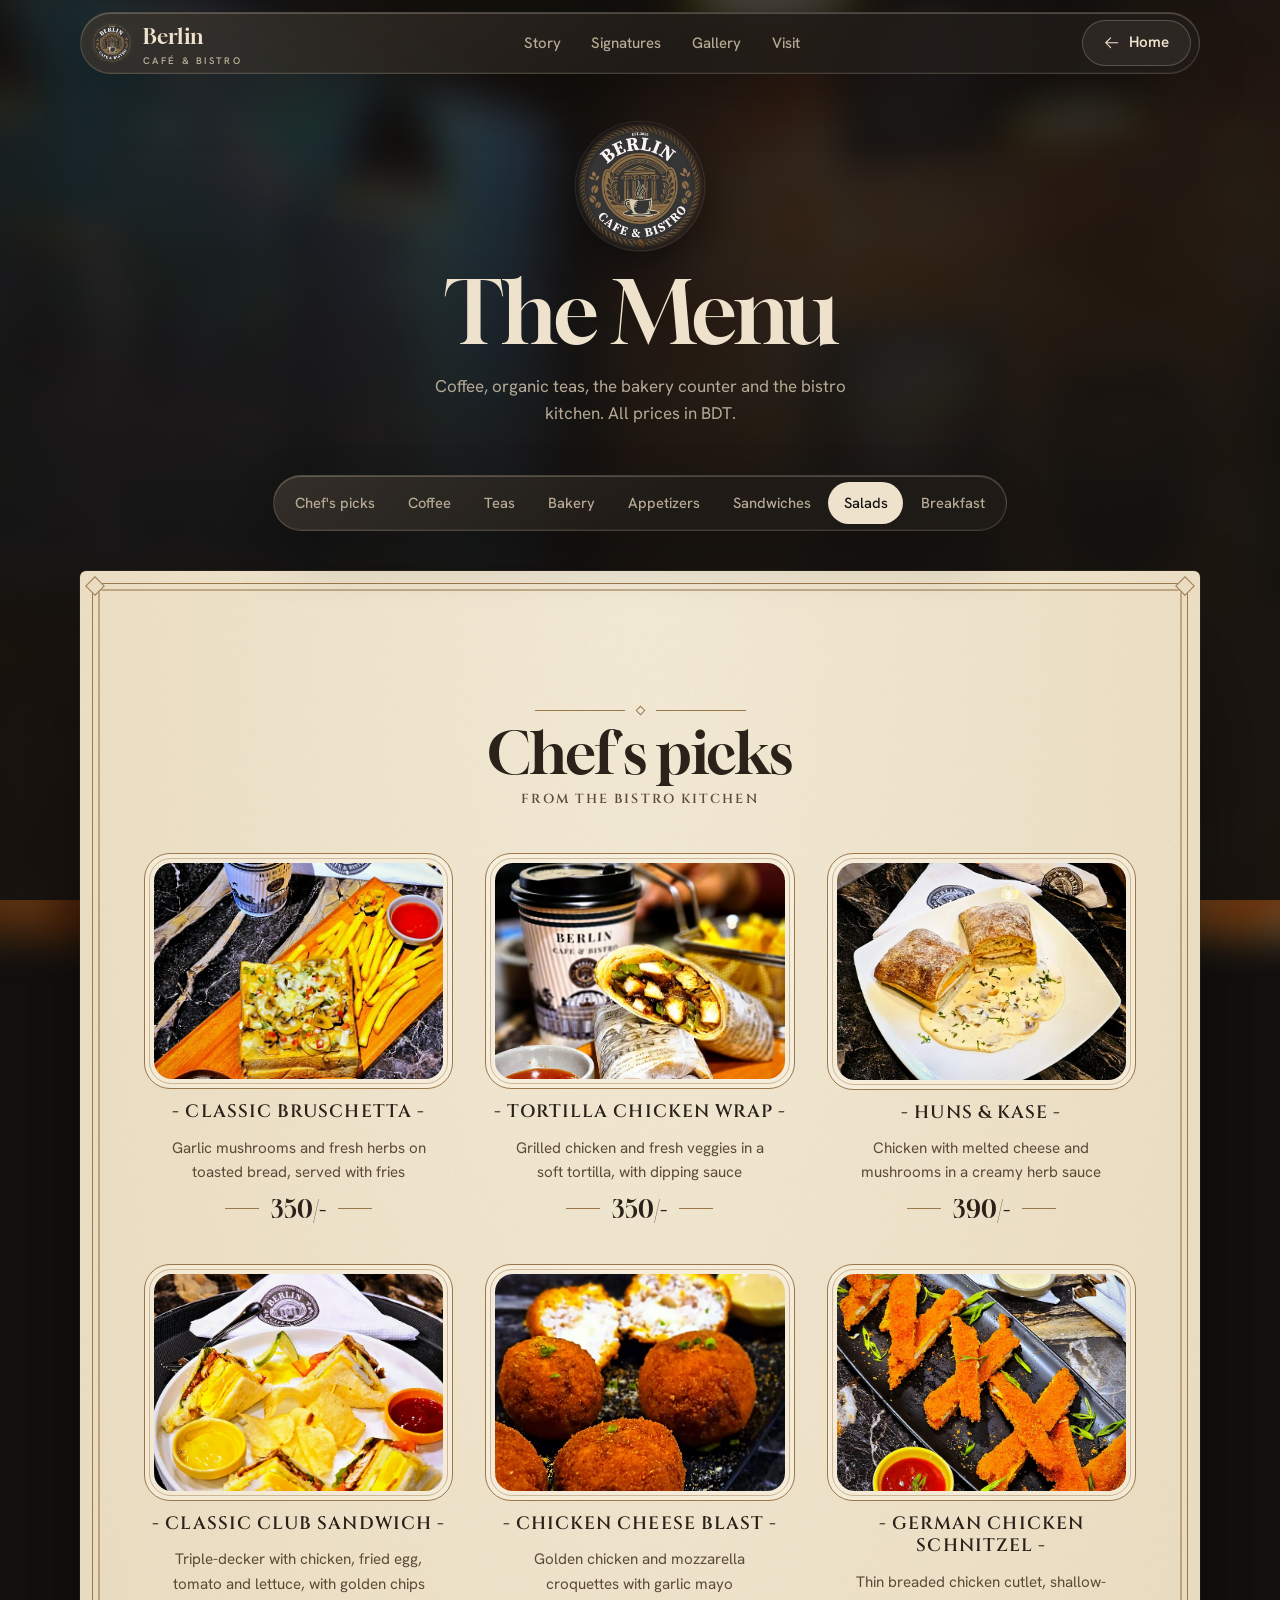
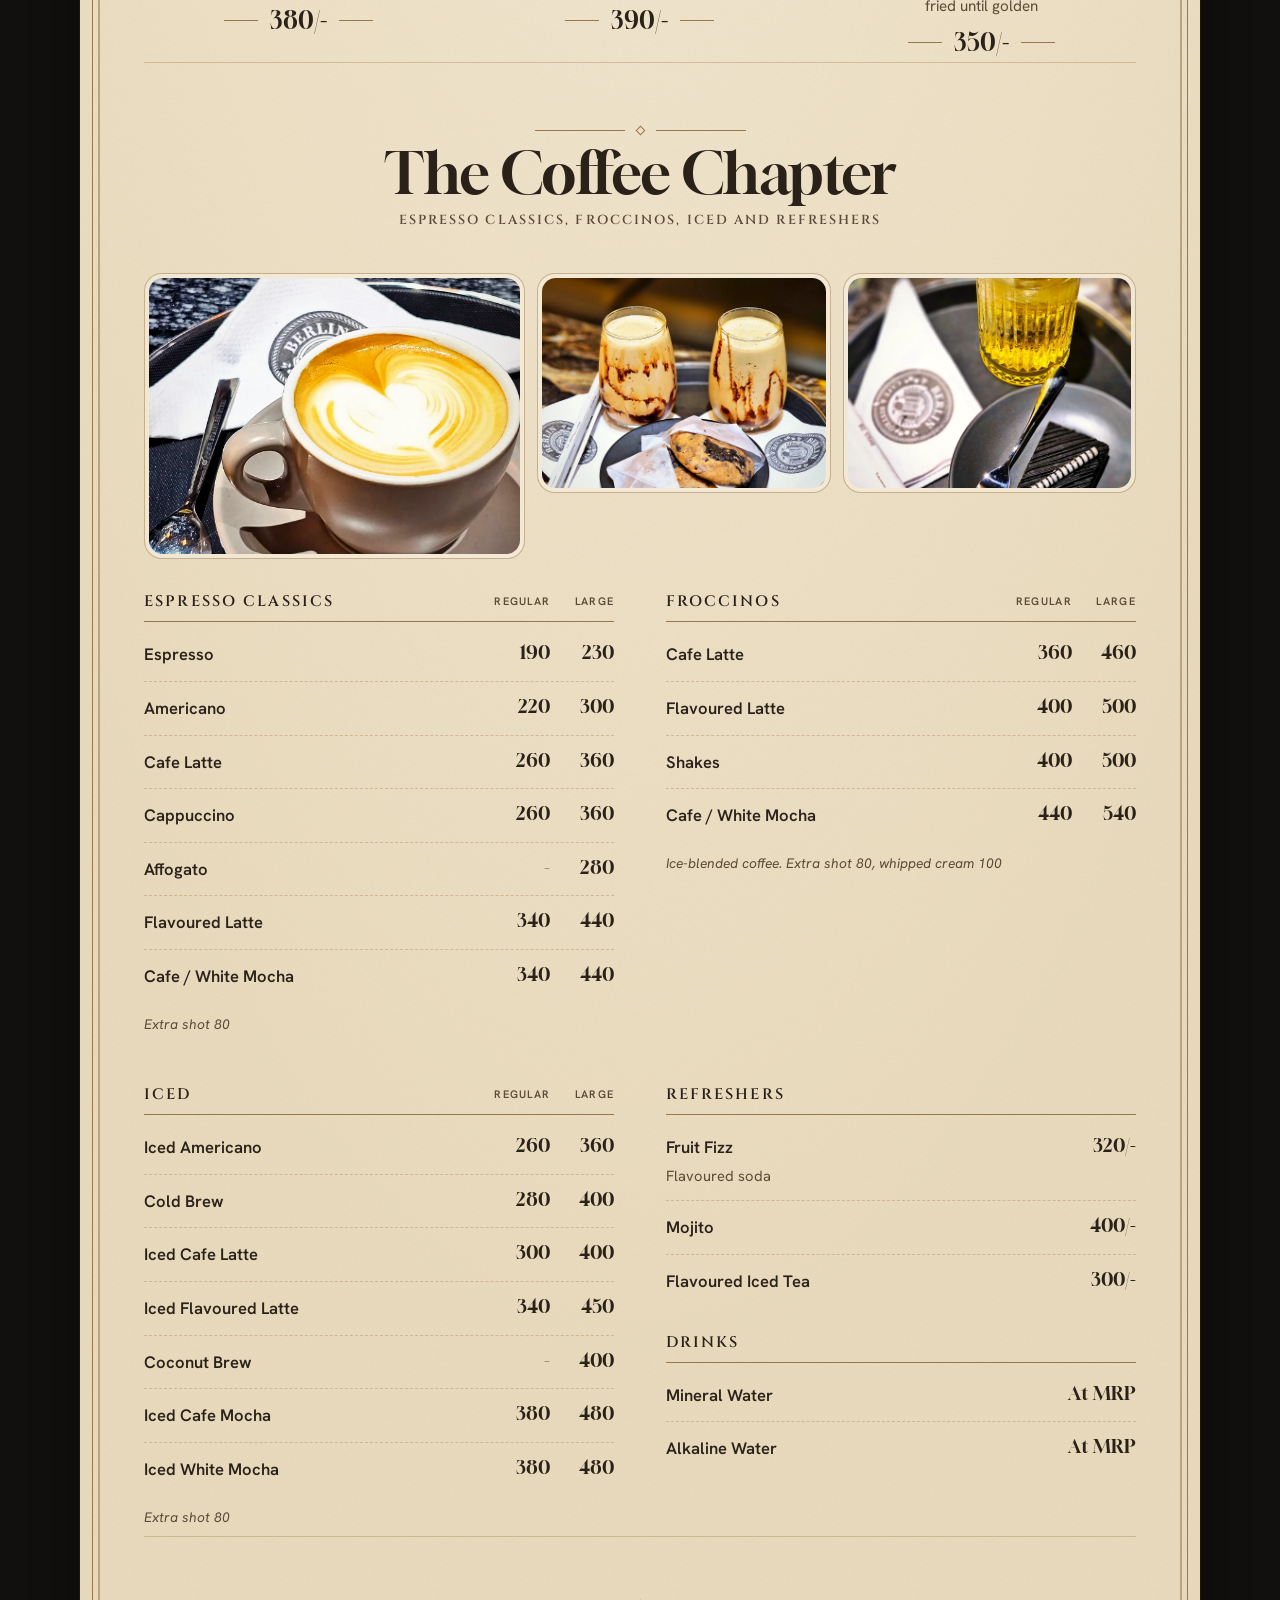
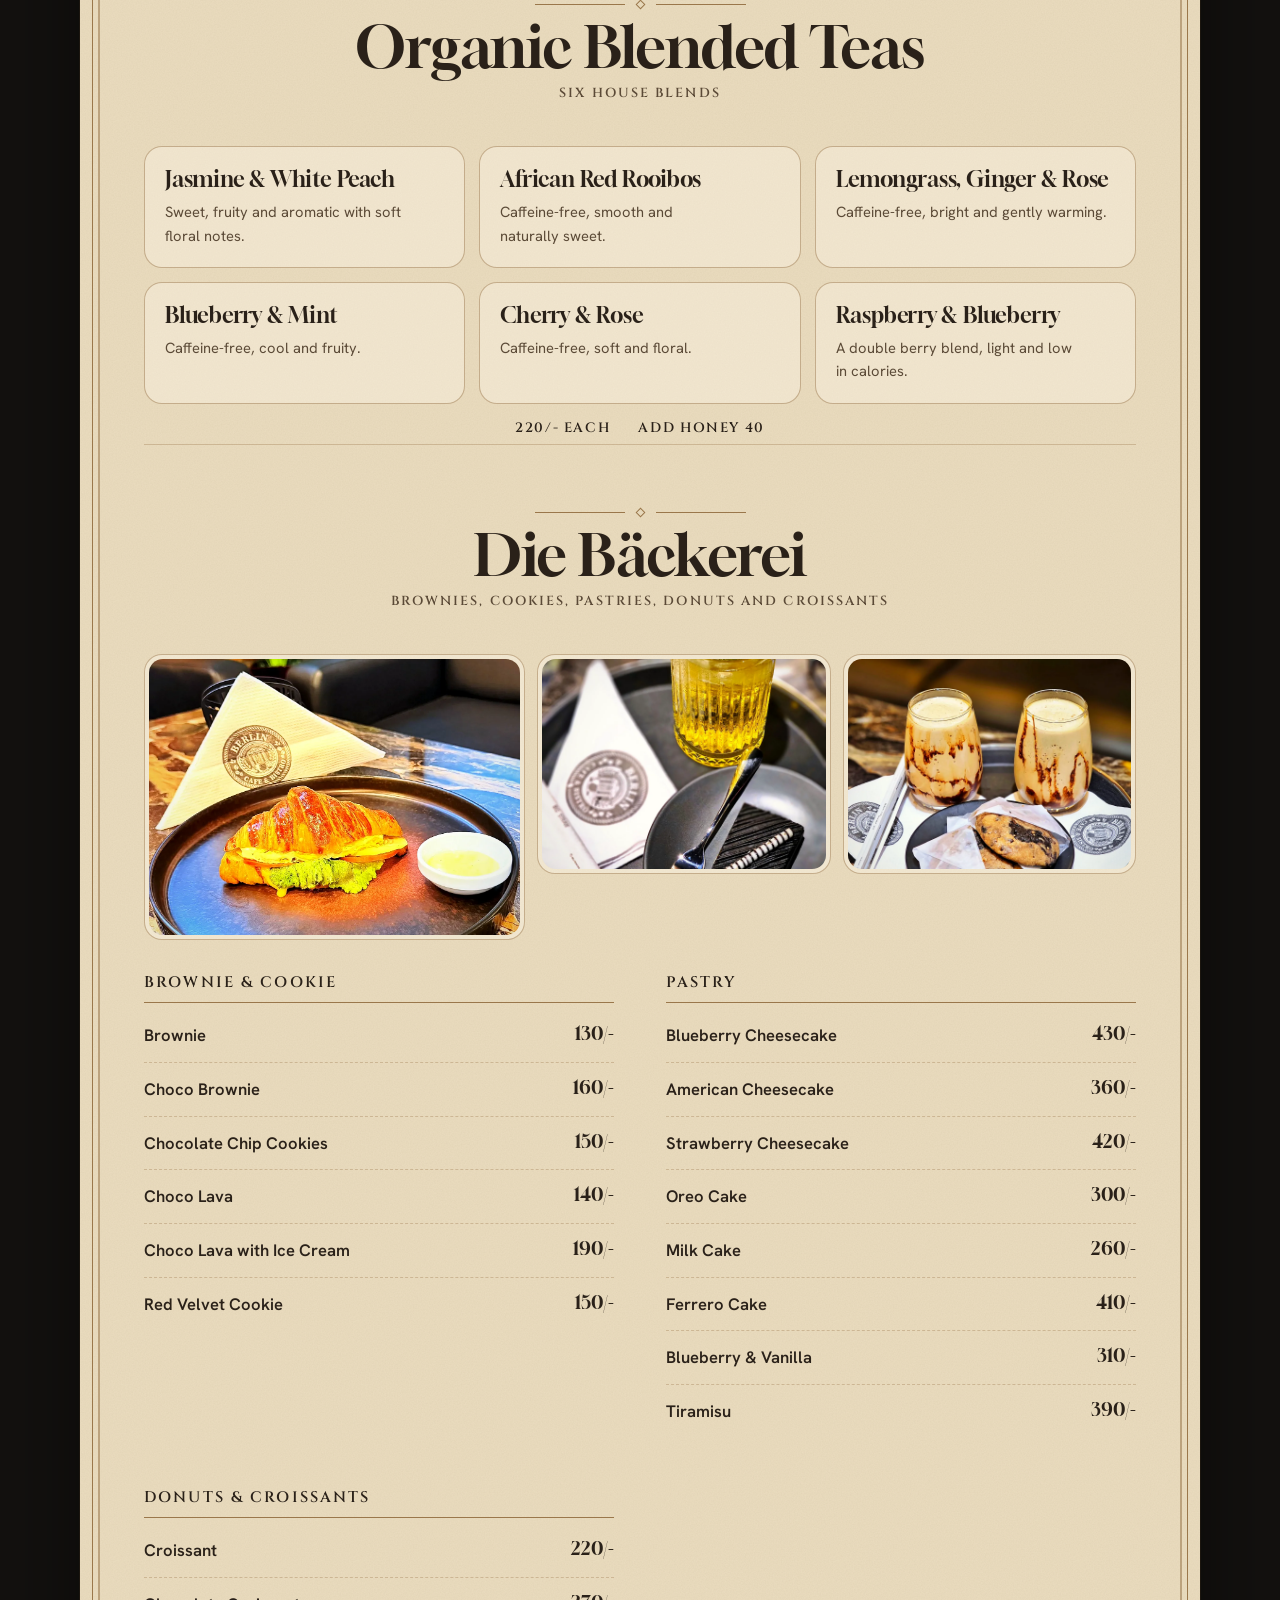
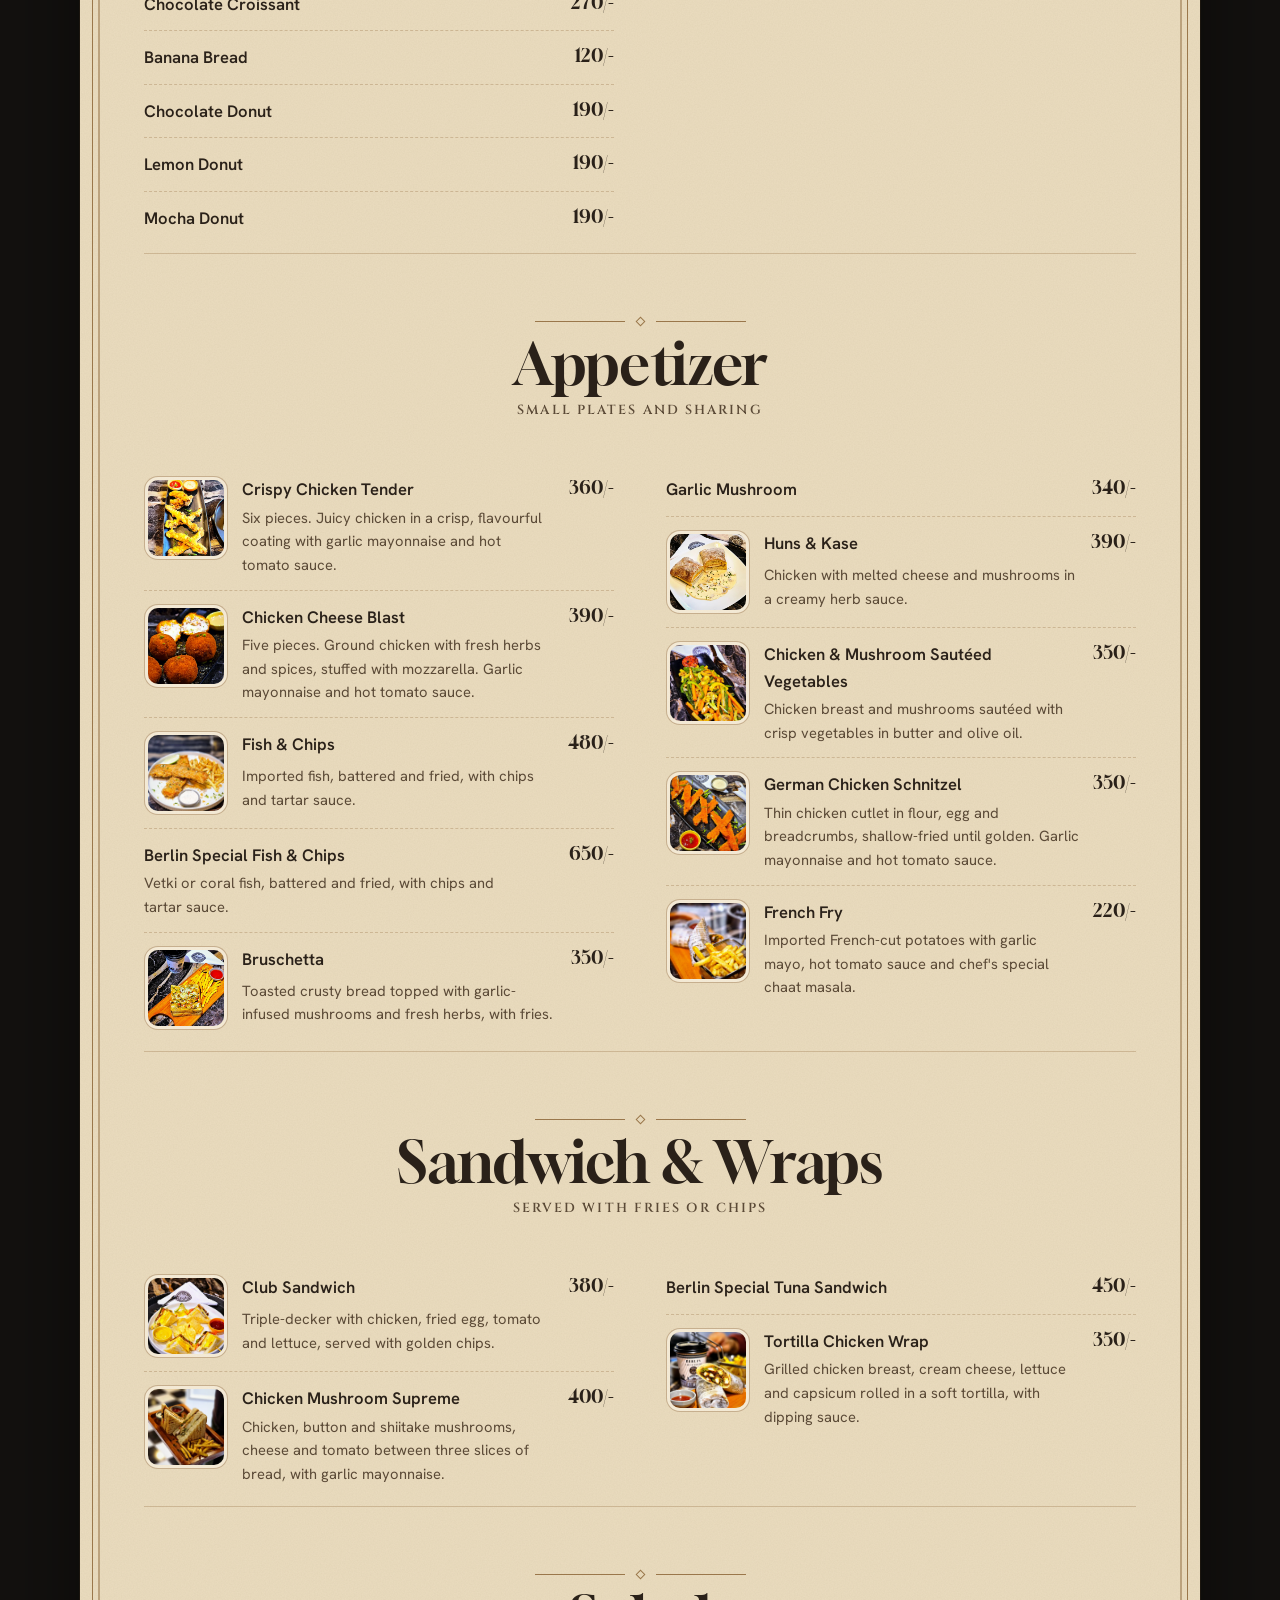
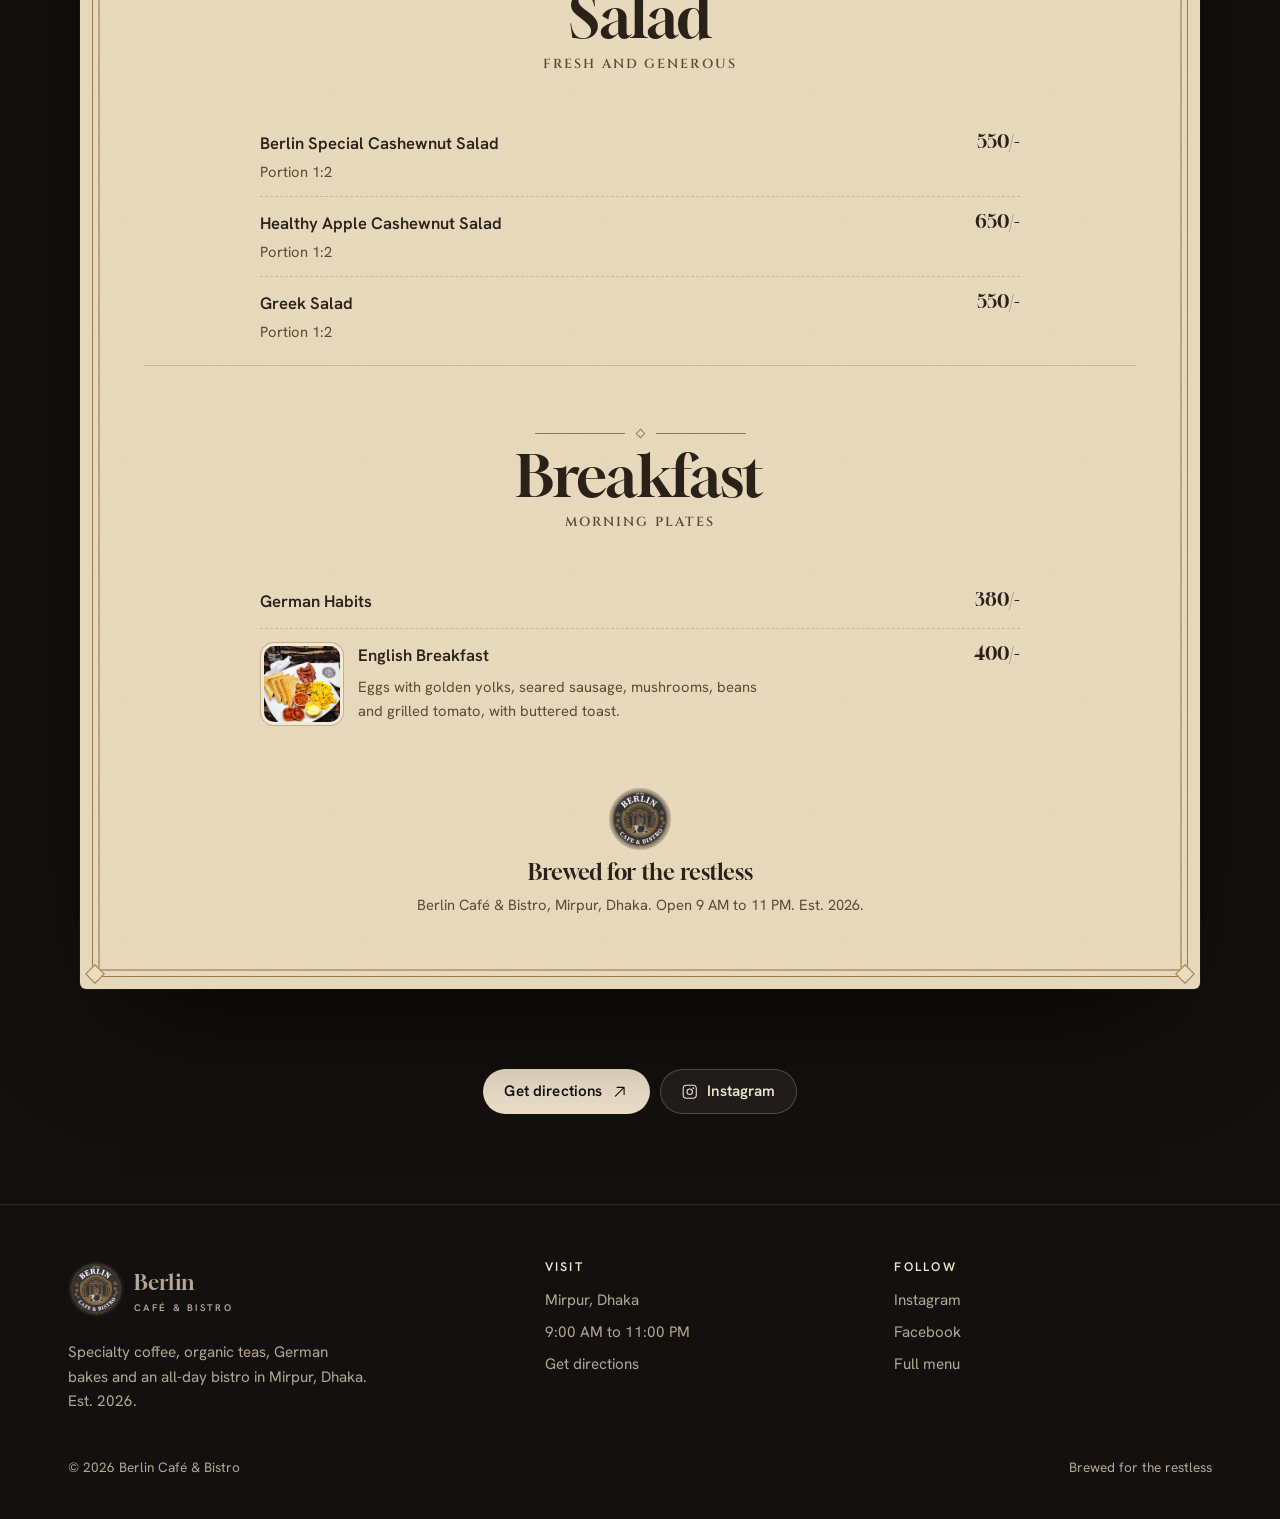
<file: site/menu.html>
<!doctype html>
<html lang="en">
<head>
<meta charset="utf-8">
<meta name="viewport" content="width=device-width, initial-scale=1, viewport-fit=cover">
<title>Berlin Café & Bistro Menu</title>
<meta name="description" content="The full menu at Berlin Café & Bistro, Mirpur: The Coffee Chapter, Organic Blended Teas, Die Bäckerei and the bistro kitchen, with prices in BDT.">
<link rel="preconnect" href="https://fonts.googleapis.com">
<link rel="preconnect" href="https://fonts.gstatic.com" crossorigin>
<link rel="stylesheet" href="https://fonts.googleapis.com/css2?family=Cinzel:wght@500;600&family=Gloock&family=Hanken+Grotesk:ital,wght@0,300..700;1,400&display=swap">
<style>
/* Layout: night bistro. Warm charcoal ground, bronze accent from the badge, parchment only where paper lives (menu, tea card). */
:root {
  --ink: #13110f;
  --ink-2: #1c1916;
  --ink-3: #26211c;
  --cream: #efe2cc;
  --cream-dim: #b4a893;
  --bronze: #c79f6b;
  --bronze-deep: #8a6a42;
  --line: rgba(239, 226, 204, 0.12);
  --parch: #eadcbf;
  --parch-2: #e2d1ae;
  --parch-ink: #2a2119;
  --parch-dim: #5b4a37;
  --parch-rule: #9a774b;

  --display: "Gloock", "Bodoni 72", "Didot", Georgia, serif;
  --body: "Hanken Grotesk", "Helvetica Neue", system-ui, -apple-system, sans-serif;
  --engraved: "Cinzel", "Trajan Pro", "Times New Roman", serif;

  --ease-out: cubic-bezier(0.23, 1, 0.32, 1);
  --ease-in-out: cubic-bezier(0.77, 0, 0.175, 1);
  --ease-drawer: cubic-bezier(0.32, 0.72, 0, 1);

  --r-card: 22px;
  --r-img: 16px;
  --gutter: clamp(16px, 4vw, 48px);
  --wrap: 1240px;

  color-scheme: dark;
}

* { box-sizing: border-box; }
html { scroll-behavior: smooth; -webkit-text-size-adjust: 100%; }
body {
  margin: 0;
  background: var(--ink);
  color: var(--cream);
  font: 400 1.0625rem/1.6 var(--body);
  -webkit-font-smoothing: antialiased;
  text-rendering: optimizeLegibility;
  overflow-x: clip;
}
img { max-width: 100%; display: block; }
a { color: inherit; text-decoration-thickness: 1px; text-underline-offset: 0.22em; }
::selection { background: var(--bronze); color: var(--ink); }
:focus-visible { outline: 2px solid var(--bronze); outline-offset: 3px; border-radius: 6px; }
html { scrollbar-color: var(--bronze-deep) var(--ink); }
::-webkit-scrollbar { width: 10px; height: 10px; }
::-webkit-scrollbar-track { background: var(--ink); }
::-webkit-scrollbar-thumb { background: var(--ink-3); border-radius: 10px; border: 2px solid var(--ink); }
::-webkit-scrollbar-thumb:hover { background: var(--bronze-deep); }

.skip { position: absolute; left: 16px; top: -60px; z-index: 100; padding: 10px 16px; border-radius: 999px; background: var(--cream); color: var(--ink); font-weight: 600; text-decoration: none; transition: top 200ms var(--ease-out); }
.skip:focus { top: calc(12px + env(safe-area-inset-top, 0px)); }

.wrap { width: 100%; max-width: var(--wrap); margin-inline: auto; padding-inline: var(--gutter); }

h1, h2, h3 { font-family: var(--display); font-weight: 400; margin: 0; text-wrap: balance; letter-spacing: -0.01em; }
p { margin: 0; text-wrap: pretty; }

.icon { width: 1.15em; height: 1.15em; flex: none; }

/* film grain on a fixed, non-interactive layer only */
.grain { position: fixed; inset: 0; z-index: 90; pointer-events: none; opacity: 0.07; mix-blend-mode: overlay;
  background-image: url("data:image/svg+xml;utf8,<svg xmlns='http://www.w3.org/2000/svg' width='160' height='160'><filter id='n'><feTurbulence type='fractalNoise' baseFrequency='0.9' numOctaves='2' stitchTiles='stitch'/></filter><rect width='100%' height='100%' filter='url(%23n)'/></svg>"); }

/* Glass: web approximation of Apple's material (backdrop-filter + layered edges). Not an official Apple asset. */
.glass {
  position: relative;
  background:
    linear-gradient(140deg, rgba(255, 238, 214, 0.13), rgba(255, 238, 214, 0.03) 55%),
    rgba(30, 25, 21, 0.46);
  -webkit-backdrop-filter: blur(22px) saturate(165%);
  backdrop-filter: blur(22px) saturate(165%);
  border: 1px solid rgba(255, 236, 210, 0.16);
  box-shadow:
    inset 0 1px 0 rgba(255, 240, 220, 0.22),
    inset 0 -1px 0 rgba(255, 240, 220, 0.05),
    0 24px 60px -18px rgba(6, 4, 2, 0.6);
}
@media (prefers-reduced-transparency: reduce) {
  .glass { background: var(--ink-2); -webkit-backdrop-filter: none; backdrop-filter: none; }
}

/* Buttons: pills everywhere */
.btn {
  --pad: 0.85em 1.35em;
  display: inline-flex; align-items: center; gap: 0.55em;
  padding: var(--pad); border-radius: 999px; border: 1px solid transparent;
  font: 600 0.95rem/1 var(--body); letter-spacing: 0.01em; white-space: nowrap;
  text-decoration: none; cursor: pointer;
  transition: transform 160ms var(--ease-out), background-color 220ms ease, border-color 220ms ease, color 220ms ease;
}
.btn:active { transform: scale(0.97); }
.btn-solid { background: var(--cream); color: var(--ink); }
.btn-ghost { background: rgba(255, 236, 210, 0.06); color: var(--cream); border-color: rgba(255, 236, 210, 0.22); -webkit-backdrop-filter: blur(12px); backdrop-filter: blur(12px); }
@media (hover: hover) and (pointer: fine) {
  .btn-solid:hover { background: #fff6e6; }
  .btn-ghost:hover { background: rgba(255, 236, 210, 0.12); border-color: rgba(255, 236, 210, 0.36); }
  .btn .icon { transition: transform 200ms var(--ease-out); }
  .btn:hover .icon { transform: translateX(3px); }
}

/* Nav */
.nav {
  position: fixed; z-index: 50; left: 0; right: 0;
  top: calc(12px + env(safe-area-inset-top, 0px));
  padding-inline: 16px;
  pointer-events: none;
}
.nav-bar {
  pointer-events: auto;
  max-width: 1120px; margin-inline: auto; height: 62px;
  display: flex; align-items: center; justify-content: space-between; gap: 16px;
  padding: 0 8px 0 10px; border-radius: 999px;
  transition: background-color 300ms ease, box-shadow 300ms ease;
}
.brand { display: inline-flex; align-items: center; gap: 10px; text-decoration: none; }
.brand img { width: 42px; height: 42px; border-radius: 50%; }
.brand span { font-family: var(--display); font-size: 1.3rem; letter-spacing: 0.02em; }
.brand small { display: block; font: 600 0.6rem/1 var(--body); letter-spacing: 0.24em; text-transform: uppercase; color: var(--cream-dim); margin-top: 3px; }
.nav-links { display: flex; align-items: center; gap: 2px; list-style: none; margin: 0; padding: 0; }
.nav-links a { display: block; padding: 0.6em 0.95em; border-radius: 999px; text-decoration: none; font-weight: 500; font-size: 0.94rem; color: var(--cream-dim); transition: color 200ms ease, background-color 200ms ease; }
.nav-links a[aria-current="page"] { color: var(--cream); background: rgba(255, 236, 210, 0.09); }
@media (hover: hover) and (pointer: fine) { .nav-links a:hover { color: var(--cream); background: rgba(255, 236, 210, 0.07); } }
.nav-cta { display: flex; align-items: center; gap: 8px; }
.nav-toggle { display: none; width: 46px; height: 46px; border-radius: 50%; border: 1px solid rgba(255, 236, 210, 0.18); background: rgba(255, 236, 210, 0.06); color: var(--cream); align-items: center; justify-content: center; cursor: pointer; transition: transform 160ms var(--ease-out); }
.nav-toggle:active { transform: scale(0.95); }
.nav-sheet {
  pointer-events: auto; max-width: 1120px; margin: 10px auto 0; border-radius: var(--r-card); padding: 10px;
  transform-origin: top right;
  transition: opacity 220ms var(--ease-out), transform 260ms var(--ease-out), filter 260ms var(--ease-out);
}
.nav-sheet[hidden] { display: block !important; opacity: 0; transform: scale(0.96) translateY(-6px); filter: blur(6px); pointer-events: none; visibility: hidden; }
.nav-sheet a { display: flex; justify-content: space-between; align-items: center; padding: 14px 16px; border-radius: 14px; text-decoration: none; font-size: 1.1rem; }
.nav-sheet a:active { background: rgba(255, 236, 210, 0.08); }
@media (min-width: 861px) { .nav-sheet { display: none !important; } }
@media (max-width: 860px) {
  .nav-links { display: none; }
  .nav-toggle { display: inline-flex; }
  .nav-cta .btn { --pad: 0.8em 1.1em; font-size: 0.9rem; }
}
@media (max-width: 400px) { .brand small { display: none; } .brand span { font-size: 1.15rem; } }

/* Footer */
.footer { border-top: 1px solid var(--line); padding-block: 56px calc(40px + env(safe-area-inset-bottom, 0px)); color: var(--cream-dim); font-size: 0.95rem; }
.footer-grid { display: grid; grid-template-columns: 1.4fr 1fr 1fr; gap: 32px; align-items: start; }
.footer .brand img { width: 56px; height: 56px; }
.footer h3 { font: 600 0.78rem/1 var(--body); letter-spacing: 0.18em; text-transform: uppercase; color: var(--cream); margin-bottom: 14px; }
.footer ul { list-style: none; margin: 0; padding: 0; display: grid; gap: 8px; }
.footer a { text-decoration: none; transition: color 200ms ease; }
@media (hover: hover) and (pointer: fine) { .footer a:hover { color: var(--cream); } }
.footer-base { margin-top: 44px; display: flex; flex-wrap: wrap; justify-content: space-between; gap: 12px; font-size: 0.85rem; }
@media (max-width: 760px) { .footer-grid { grid-template-columns: 1fr; } }

/* Scroll-driven reveals: progressive enhancement. Content is fully visible where unsupported or reduced motion. */
@media (prefers-reduced-motion: no-preference) {
  @supports (animation-timeline: view()) {
    .rv { animation: rv-in linear both; animation-timeline: view(); animation-range: entry 0% entry 220px; }
    .rv-clip { animation: rv-clip linear both; animation-timeline: view(); animation-range: entry 0% entry 320px; }
  }
}
@keyframes rv-in { from { opacity: 0; transform: translateY(28px); filter: blur(6px); } to { opacity: 1; transform: none; filter: none; } }
@keyframes rv-clip { from { clip-path: inset(18% 8% 18% 8% round 28px); transform: scale(1.06); } to { clip-path: inset(0 0 0 0 round var(--r-img)); transform: none; } }


body { padding-top: env(safe-area-inset-top, 0px); }
.backdrop { position: fixed; inset: 0; z-index: -1; }
.backdrop img { width: 100%; height: 100%; object-fit: cover; filter: blur(18px) saturate(110%); transform: scale(1.08); opacity: 0.55; }
.backdrop::after { content: ""; position: absolute; inset: 0; background: radial-gradient(120% 80% at 50% 0%, rgba(19, 17, 15, 0.55), rgba(19, 17, 15, 0.92) 70%); }

.menu-head { padding-block: calc(120px + env(safe-area-inset-top, 0px)) 48px; text-align: center; display: grid; justify-items: center; gap: 18px; }
.menu-head img { width: clamp(96px, 12vw, 132px); height: auto; border-radius: 50%; box-shadow: 0 30px 60px -20px rgba(0, 0, 0, 0.8); }
.menu-head h1 { font-size: clamp(2.6rem, 7vw, 5.4rem); line-height: 0.98; letter-spacing: -0.02em; }
.menu-head p { color: var(--cream-dim); max-width: 46ch; }
@media (prefers-reduced-motion: no-preference) {
  .menu-head > * { animation: rise 900ms var(--ease-out) both; }
  .menu-head > *:nth-child(2) { animation-delay: 80ms; }
  .menu-head > *:nth-child(3) { animation-delay: 160ms; }
  .menu-head img { animation-name: badge-in; }
}
@keyframes rise { from { opacity: 0; transform: translateY(18px); filter: blur(6px); } }
@keyframes badge-in { from { opacity: 0; transform: scale(0.9) rotate(-12deg); filter: blur(6px); } }

/* Sticky glass category bar */
.cats { position: sticky; top: calc(88px + env(safe-area-inset-top, 0px)); z-index: 40; display: flex; justify-content: center; padding-inline: 16px; margin-bottom: 40px; pointer-events: none; }
.cats-bar { pointer-events: auto; position: relative; display: flex; gap: 2px; padding: 6px; border-radius: 999px; overflow-x: auto; scrollbar-width: none; max-width: 100%; }
.cats-bar::-webkit-scrollbar { display: none; }
.nav-bar.glass { background: linear-gradient(140deg, rgba(255,238,214,0.12), rgba(255,238,214,0.03) 55%), rgba(24,20,17,0.82); }
.cats-bar.glass { background: linear-gradient(140deg, rgba(255,238,214,0.12), rgba(255,238,214,0.03) 55%), rgba(24,20,17,0.82); -webkit-backdrop-filter: blur(26px) saturate(170%); backdrop-filter: blur(26px) saturate(170%); }
.cats-bar a { position: relative; z-index: 1; flex: none; padding: 0.62em 1.05em; border-radius: 999px; text-decoration: none; font-size: 0.92rem; font-weight: 500; color: var(--cream-dim); transition: color 220ms ease; white-space: nowrap; }
.cats-bar a[aria-current="true"] { color: var(--ink); }
.cats-pill { position: absolute; z-index: 0; top: 6px; left: 0; height: calc(100% - 12px); border-radius: 999px; background: var(--cream); transition: transform 420ms var(--ease-drawer), width 420ms var(--ease-drawer); }
@media (hover: hover) and (pointer: fine) { .cats-bar a:not([aria-current="true"]):hover { color: var(--cream); } }

/* The parchment sheet, after the owner's printed menu */
.sheet {
  position: relative; max-width: 1120px; margin: 0 auto 80px; color: var(--parch-ink);
  background-color: var(--parch);
  background-image: url("data:image/svg+xml;utf8,<svg xmlns='http://www.w3.org/2000/svg' width='240' height='240'><filter id='p'><feTurbulence type='fractalNoise' baseFrequency='0.75' numOctaves='3' stitchTiles='stitch'/><feColorMatrix values='0 0 0 0 0.35  0 0 0 0 0.25  0 0 0 0 0.12  0 0 0 0.09 0'/></filter><rect width='100%' height='100%' filter='url(%23p)'/></svg>"),
    radial-gradient(120% 60% at 50% 0%, rgba(255, 250, 238, 0.55), transparent 60%);
  border-radius: 6px;
  box-shadow: 0 50px 120px -40px rgba(0, 0, 0, 0.85), 0 0 0 1px rgba(90, 70, 40, 0.25);
  padding: clamp(28px, 6vw, 72px) clamp(18px, 5vw, 64px);
}
.sheet::before, .sheet::after { content: ""; position: absolute; pointer-events: none; border: 1px solid var(--parch-rule); }
.sheet::before { inset: 12px; }
.sheet::after { inset: 18px; border-width: 2px; border-color: rgba(154, 119, 75, 0.55); }
.corner { position: absolute; width: 14px; height: 14px; border: 1px solid var(--parch-rule); background: var(--parch); transform: rotate(45deg); z-index: 1; }
.corner.tl { top: 8px; left: 8px; } .corner.tr { top: 8px; right: 8px; } .corner.bl { bottom: 8px; left: 8px; } .corner.br { bottom: 8px; right: 8px; }

.sec { padding-block: clamp(40px, 6vw, 64px) 8px; scroll-margin-top: 150px; position: relative; z-index: 2; }
.sec + .sec { border-top: 1px solid rgba(154, 119, 75, 0.35); }
.sec-title { text-align: center; display: grid; justify-items: center; gap: 10px; margin-bottom: clamp(28px, 4vw, 44px); }
.sec-title h2 { font-size: clamp(2.2rem, 5vw, 3.6rem); line-height: 1; color: var(--parch-ink); }
.sec-title .sub { font: 600 0.82rem/1.3 var(--engraved); letter-spacing: 0.16em; text-transform: uppercase; color: var(--parch-dim); }
.flourish { display: flex; align-items: center; gap: 12px; color: var(--parch-rule); }
.flourish::before, .flourish::after { content: ""; width: clamp(40px, 10vw, 90px); height: 1px; background: currentColor; }
.flourish span { width: 7px; height: 7px; transform: rotate(45deg); border: 1px solid currentColor; }

/* Featured: framed plates */
.plates { display: grid; grid-template-columns: repeat(3, minmax(0, 1fr)); gap: clamp(24px, 3.4vw, 44px) clamp(18px, 2.6vw, 32px); }
.plate { margin: 0; text-align: center; display: grid; gap: 12px; align-content: start; }
.frame { position: relative; padding: 9px; border: 1px solid var(--parch-rule); border-radius: 26px; background: rgba(255, 250, 238, 0.4); }
.frame::before { content: ""; position: absolute; inset: 4px; border: 1px solid rgba(154, 119, 75, 0.45); border-radius: 22px; pointer-events: none; }
.frame .ph { border-radius: 18px; overflow: hidden; aspect-ratio: 4 / 3; background: var(--parch-2); }
.frame img { width: 100%; height: 100%; object-fit: cover; transition: transform 800ms var(--ease-out); }
@media (hover: hover) and (pointer: fine) { .plate:hover .frame img { transform: scale(1.05); } }
.plate h3 { font: 600 clamp(1rem, 1.5vw, 1.12rem)/1.25 var(--engraved); letter-spacing: 0.06em; text-transform: uppercase; color: var(--parch-ink); }
.plate p { color: var(--parch-dim); font-size: 0.95rem; max-width: 30ch; margin-inline: auto; }
.plate .px { display: flex; align-items: center; justify-content: center; gap: 12px; font: 400 1.5rem/1 var(--display); color: var(--parch-ink); font-variant-numeric: tabular-nums; }
.plate .px::before, .plate .px::after { content: ""; width: 34px; height: 1px; background: var(--parch-rule); }
@media (max-width: 900px) { .plates { grid-template-columns: repeat(2, minmax(0, 1fr)); } }
@media (max-width: 560px) { .plates { grid-template-columns: 1fr; } .plate p { max-width: 36ch; } }

/* Item rows */
.groups { display: grid; grid-template-columns: repeat(2, minmax(0, 1fr)); gap: clamp(28px, 4vw, 56px); }
.groups.one { grid-template-columns: 1fr; max-width: 760px; margin-inline: auto; }
.group h3 { font: 600 0.95rem/1.2 var(--engraved); letter-spacing: 0.14em; text-transform: uppercase; color: var(--parch-ink); padding-bottom: 10px; border-bottom: 1px solid var(--parch-rule); margin-bottom: 6px; display: flex; justify-content: space-between; gap: 12px; }
.group h3 .cols-lbl { display: flex; gap: 0; font: 600 0.68rem/1.6 var(--body); letter-spacing: 0.12em; color: var(--parch-dim); }
.group h3 .cols-lbl span { width: 64px; text-align: right; }
.group .note { margin-top: 10px; font-size: 0.86rem; font-style: italic; color: var(--parch-dim); }
.item { display: grid; grid-template-columns: 1fr auto; column-gap: 14px; padding: 13px 0; align-items: start; }
.item + .item { border-top: 1px dashed rgba(154, 119, 75, 0.35); }
.item .nm { display: flex; align-items: baseline; gap: 10px; min-width: 0; }
.item .nm b { font-weight: 600; font-size: 1.04rem; }
.item .ds { grid-column: 1 / 2; margin-top: 3px; font-size: 0.92rem; color: var(--parch-dim); max-width: 52ch; }
.item .pr { font: 400 1.18rem/1.2 var(--display); font-variant-numeric: tabular-nums; white-space: nowrap; text-align: right; }
.item .pr.two { display: flex; }
.item .pr.two span { width: 64px; }
.item .pr .na { color: rgba(91, 74, 55, 0.5); }
.item.has-ph { grid-template-columns: 84px 1fr auto; }
.item.has-ph .thumb { grid-row: span 2; width: 84px; height: 84px; border-radius: 14px; overflow: hidden; border: 1px solid rgba(154, 119, 75, 0.5); padding: 3px; background: rgba(255, 250, 238, 0.5); }
.item.has-ph .thumb img { width: 100%; height: 100%; object-fit: cover; border-radius: 10px; }
.item.has-ph .ds { grid-column: 2 / 3; }
.item.has-ph .pr { grid-column: 3; grid-row: 1; }
.tag { font: 600 0.7rem/1 var(--body); letter-spacing: 0.08em; text-transform: uppercase; color: var(--parch-dim); border: 1px solid rgba(154, 119, 75, 0.5); border-radius: 999px; padding: 4px 8px; white-space: nowrap; }
@media (max-width: 760px) {
  .groups { grid-template-columns: 1fr; }
  .item.has-ph { grid-template-columns: 64px 1fr auto; }
  .item.has-ph .thumb { width: 64px; height: 64px; }
}

/* Teas: a card of six blends */
.teas { display: grid; grid-template-columns: repeat(3, minmax(0, 1fr)); gap: 14px; }
.tea { border: 1px solid rgba(154, 119, 75, 0.5); border-radius: 18px; padding: 20px; background: rgba(255, 250, 238, 0.35); display: grid; gap: 8px; align-content: start; transition: transform 260ms var(--ease-out), background-color 260ms ease; }
.tea h3 { font: 400 1.35rem/1.15 var(--display); color: var(--parch-ink); }
.tea p { font-size: 0.92rem; color: var(--parch-dim); }
@media (hover: hover) and (pointer: fine) { .tea:hover { transform: translateY(-3px); background: rgba(255, 250, 238, 0.6); } }
.tea-foot { margin-top: 18px; display: flex; flex-wrap: wrap; justify-content: center; gap: 12px 28px; font: 600 0.85rem/1 var(--engraved); letter-spacing: 0.12em; text-transform: uppercase; color: var(--parch-ink); }
@media (max-width: 860px) { .teas { grid-template-columns: repeat(2, minmax(0, 1fr)); } }
@media (max-width: 520px) { .teas { grid-template-columns: 1fr; } }

.photo-band { margin: 8px 0 34px; display: grid; grid-template-columns: 1.3fr 1fr 1fr; gap: 12px; }
.photo-band figure { margin: 0; border-radius: 18px; overflow: hidden; aspect-ratio: 4 / 3; border: 1px solid rgba(154, 119, 75, 0.5); padding: 4px; background: rgba(255, 250, 238, 0.4); }
.photo-band img { width: 100%; height: 100%; object-fit: cover; border-radius: 14px; }
@media (max-width: 640px) { .photo-band { grid-template-columns: 1fr 1fr; } .photo-band figure:first-child { grid-column: 1 / -1; } }

.sheet-foot { text-align: center; padding-top: 40px; position: relative; z-index: 2; display: grid; justify-items: center; gap: 10px; color: var(--parch-dim); font-size: 0.92rem; }
.sheet-foot img { width: 64px; border-radius: 50%; }
.sheet-foot strong { font: 400 1.4rem/1 var(--display); color: var(--parch-ink); font-weight: 400; }
.menu-cta { display: flex; justify-content: center; gap: 10px; flex-wrap: wrap; margin: 0 auto 90px; padding-inline: 16px; }
</style>
</head>
<body>
<a class="skip" href="#main">Skip to content</a>
<div class="grain" aria-hidden="true"></div>
<div class="backdrop" aria-hidden="true"><img src="img/interior-window.webp" alt=""></div>

<header class="nav">
  <nav class="nav-bar glass" aria-label="Main">
    <a class="brand" href="./" aria-label="Berlin Café & Bistro home">
      <img src="img/logo-160.webp" alt="" width="42" height="42">
      <span>Berlin<small>Café &amp; Bistro</small></span>
    </a>
    <ul class="nav-links">
      <li><a href="./#story">Story</a></li>
      <li><a href="./#signatures">Signatures</a></li>
      <li><a href="./#gallery">Gallery</a></li>
      <li><a href="./#visit">Visit</a></li>
    </ul>
    <div class="nav-cta">
      <a class="btn btn-ghost" href="./"><svg class="icon" viewBox="0 0 256 256" fill="currentColor" aria-hidden="true" focusable="false"><path d="M224,128a8,8,0,0,1-8,8H59.31l58.35,58.34a8,8,0,0,1-11.32,11.32l-72-72a8,8,0,0,1,0-11.32l72-72a8,8,0,0,1,11.32,11.32L59.31,120H216A8,8,0,0,1,224,128Z"/></svg> Home</a>
      <button class="nav-toggle" type="button" aria-expanded="false" aria-controls="sheet" aria-label="Open navigation"><svg class="icon" viewBox="0 0 256 256" fill="currentColor" aria-hidden="true" focusable="false"><path d="M224,128a8,8,0,0,1-8,8H40a8,8,0,0,1,0-16H216A8,8,0,0,1,224,128ZM40,72H216a8,8,0,0,0,0-16H40a8,8,0,0,0,0,16ZM216,184H40a8,8,0,0,0,0,16H216a8,8,0,0,0,0-16Z"/></svg></button>
    </div>
  </nav>
  <div class="nav-sheet glass" id="sheet" hidden>
    <a href="./">Home <svg class="icon" viewBox="0 0 256 256" fill="currentColor" aria-hidden="true" focusable="false"><path d="M221.66,133.66l-72,72a8,8,0,0,1-11.32-11.32L196.69,136H40a8,8,0,0,1,0-16H196.69L138.34,61.66a8,8,0,0,1,11.32-11.32l72,72A8,8,0,0,1,221.66,133.66Z"/></svg></a>
    <a href="./#story">Story <svg class="icon" viewBox="0 0 256 256" fill="currentColor" aria-hidden="true" focusable="false"><path d="M221.66,133.66l-72,72a8,8,0,0,1-11.32-11.32L196.69,136H40a8,8,0,0,1,0-16H196.69L138.34,61.66a8,8,0,0,1,11.32-11.32l72,72A8,8,0,0,1,221.66,133.66Z"/></svg></a>
    <a href="./#gallery">Gallery <svg class="icon" viewBox="0 0 256 256" fill="currentColor" aria-hidden="true" focusable="false"><path d="M221.66,133.66l-72,72a8,8,0,0,1-11.32-11.32L196.69,136H40a8,8,0,0,1,0-16H196.69L138.34,61.66a8,8,0,0,1,11.32-11.32l72,72A8,8,0,0,1,221.66,133.66Z"/></svg></a>
    <a href="./#visit">Visit <svg class="icon" viewBox="0 0 256 256" fill="currentColor" aria-hidden="true" focusable="false"><path d="M221.66,133.66l-72,72a8,8,0,0,1-11.32-11.32L196.69,136H40a8,8,0,0,1,0-16H196.69L138.34,61.66a8,8,0,0,1,11.32-11.32l72,72A8,8,0,0,1,221.66,133.66Z"/></svg></a>
  </div>
</header>

<main id="main">
  <div class="menu-head wrap">
    <img src="img/logo-480.webp" alt="Berlin Café & Bistro badge" width="132" height="132">
    <h1>The Menu</h1>
    <p>Coffee, organic teas, the bakery counter and the bistro kitchen. All prices in BDT.</p>
  </div>

  <nav class="cats" aria-label="Menu sections">
    <div class="cats-bar glass">
      <span class="cats-pill" aria-hidden="true"></span>
      <a href="#picks">Chef's picks</a>
      <a href="#coffee">Coffee</a>
      <a href="#teas">Teas</a>
      <a href="#bakery">Bakery</a>
      <a href="#appetizers">Appetizers</a>
      <a href="#sandwiches">Sandwiches</a>
      <a href="#salads">Salads</a>
      <a href="#breakfast">Breakfast</a>
    </div>
  </nav>

  <div class="wrap">
    <article class="sheet">
      <span class="corner tl"></span><span class="corner tr"></span><span class="corner bl"></span><span class="corner br"></span>
      <section class="sec" id="picks" aria-labelledby="picks-t">
        <div class="sec-title"><div class="flourish" aria-hidden="true"><span></span></div><h2 id="picks-t">Chef&#x27;s picks</h2><p class="sub">From the bistro kitchen</p></div>
        <div class="plates">
          <figure class="plate">
            <div class="frame rv"><div class="ph"><img src="img/bruschetta.webp" alt="Classic Bruschetta" loading="lazy"></div></div>
            <h3>- Classic Bruschetta -</h3>
            <p>Garlic mushrooms and fresh herbs on toasted bread, served with fries</p>
            <span class="px">350/-</span>
          </figure>
          <figure class="plate">
            <div class="frame rv"><div class="ph"><img src="img/wrap.webp" alt="Tortilla Chicken Wrap" loading="lazy"></div></div>
            <h3>- Tortilla Chicken Wrap -</h3>
            <p>Grilled chicken and fresh veggies in a soft tortilla, with dipping sauce</p>
            <span class="px">350/-</span>
          </figure>
          <figure class="plate">
            <div class="frame rv"><div class="ph"><img src="img/huns-kase.webp" alt="Huns &amp; Kase" loading="lazy"></div></div>
            <h3>- Huns &amp; Kase -</h3>
            <p>Chicken with melted cheese and mushrooms in a creamy herb sauce</p>
            <span class="px">390/-</span>
          </figure>
          <figure class="plate">
            <div class="frame rv"><div class="ph"><img src="img/club.webp" alt="Classic Club Sandwich" loading="lazy"></div></div>
            <h3>- Classic Club Sandwich -</h3>
            <p>Triple-decker with chicken, fried egg, tomato and lettuce, with golden chips</p>
            <span class="px">380/-</span>
          </figure>
          <figure class="plate">
            <div class="frame rv"><div class="ph"><img src="img/cheese-blast.webp" alt="Chicken Cheese Blast" loading="lazy"></div></div>
            <h3>- Chicken Cheese Blast -</h3>
            <p>Golden chicken and mozzarella croquettes with garlic mayo</p>
            <span class="px">390/-</span>
          </figure>
          <figure class="plate">
            <div class="frame rv"><div class="ph"><img src="img/schnitzel.webp" alt="German Chicken Schnitzel" loading="lazy"></div></div>
            <h3>- German Chicken Schnitzel -</h3>
            <p>Thin breaded chicken cutlet, shallow-fried until golden</p>
            <span class="px">350/-</span>
          </figure>
        </div>
      </section>
      <section class="sec" id="coffee" aria-labelledby="coffee-t">
        <div class="sec-title"><div class="flourish" aria-hidden="true"><span></span></div><h2 id="coffee-t">The Coffee Chapter</h2><p class="sub">Espresso classics, froccinos, iced and refreshers</p></div>
        <div class="photo-band">
          <figure class="rv"><img src="img/latte.webp" alt="Cafe latte with latte art" loading="lazy"></figure>
          <figure class="rv"><img src="img/shakes.webp" alt="Chocolate froccinos" loading="lazy"></figure>
          <figure class="rv"><img src="img/cake-iced.webp" alt="Iced drink with chocolate cake" loading="lazy"></figure>
        </div>
        <div class="groups">
          <div class="group"><h3>Espresso classics<span class="cols-lbl"><span>Regular</span><span>Large</span></span></h3><div class="item"><div class="nm"><b>Espresso</b></div><span class="pr two"><span>190</span><span>230</span></span></div><div class="item"><div class="nm"><b>Americano</b></div><span class="pr two"><span>220</span><span>300</span></span></div><div class="item"><div class="nm"><b>Cafe Latte</b></div><span class="pr two"><span>260</span><span>360</span></span></div><div class="item"><div class="nm"><b>Cappuccino</b></div><span class="pr two"><span>260</span><span>360</span></span></div><div class="item"><div class="nm"><b>Affogato</b></div><span class="pr two"><span><span class="na">-</span></span><span>280</span></span></div><div class="item"><div class="nm"><b>Flavoured Latte</b></div><span class="pr two"><span>340</span><span>440</span></span></div><div class="item"><div class="nm"><b>Cafe / White Mocha</b></div><span class="pr two"><span>340</span><span>440</span></span></div><p class="note">Extra shot 80</p></div>
          <div class="group"><h3>Froccinos<span class="cols-lbl"><span>Regular</span><span>Large</span></span></h3><div class="item"><div class="nm"><b>Cafe Latte</b></div><span class="pr two"><span>360</span><span>460</span></span></div><div class="item"><div class="nm"><b>Flavoured Latte</b></div><span class="pr two"><span>400</span><span>500</span></span></div><div class="item"><div class="nm"><b>Shakes</b></div><span class="pr two"><span>400</span><span>500</span></span></div><div class="item"><div class="nm"><b>Cafe / White Mocha</b></div><span class="pr two"><span>440</span><span>540</span></span></div><p class="note">Ice-blended coffee. Extra shot 80, whipped cream 100</p></div>
          <div class="group"><h3>Iced<span class="cols-lbl"><span>Regular</span><span>Large</span></span></h3><div class="item"><div class="nm"><b>Iced Americano</b></div><span class="pr two"><span>260</span><span>360</span></span></div><div class="item"><div class="nm"><b>Cold Brew</b></div><span class="pr two"><span>280</span><span>400</span></span></div><div class="item"><div class="nm"><b>Iced Cafe Latte</b></div><span class="pr two"><span>300</span><span>400</span></span></div><div class="item"><div class="nm"><b>Iced Flavoured Latte</b></div><span class="pr two"><span>340</span><span>450</span></span></div><div class="item"><div class="nm"><b>Coconut Brew</b></div><span class="pr two"><span><span class="na">-</span></span><span>400</span></span></div><div class="item"><div class="nm"><b>Iced Cafe Mocha</b></div><span class="pr two"><span>380</span><span>480</span></span></div><div class="item"><div class="nm"><b>Iced White Mocha</b></div><span class="pr two"><span>380</span><span>480</span></span></div><p class="note">Extra shot 80</p></div>
          <div class="group"><h3>Refreshers</h3><div class="item"><div class="nm"><b>Fruit Fizz</b></div><span class="pr">320/-</span><p class="ds">Flavoured soda</p></div><div class="item"><div class="nm"><b>Mojito</b></div><span class="pr">400/-</span></div><div class="item"><div class="nm"><b>Flavoured Iced Tea</b></div><span class="pr">300/-</span></div><h3 style="margin-top:26px">Drinks</h3><div class="item"><div class="nm"><b>Mineral Water</b></div><span class="pr">At MRP</span></div><div class="item"><div class="nm"><b>Alkaline Water</b></div><span class="pr">At MRP</span></div></div>
        </div>
      </section>
      <section class="sec" id="teas" aria-labelledby="teas-t">
        <div class="sec-title"><div class="flourish" aria-hidden="true"><span></span></div><h2 id="teas-t">Organic Blended Teas</h2><p class="sub">Six house blends</p></div>
        <div class="teas">
          <div class="tea rv"><h3>Jasmine &amp; White Peach</h3><p>Sweet, fruity and aromatic with soft floral notes.</p></div>
          <div class="tea rv"><h3>African Red Rooibos</h3><p>Caffeine-free, smooth and naturally sweet.</p></div>
          <div class="tea rv"><h3>Lemongrass, Ginger &amp; Rose</h3><p>Caffeine-free, bright and gently warming.</p></div>
          <div class="tea rv"><h3>Blueberry &amp; Mint</h3><p>Caffeine-free, cool and fruity.</p></div>
          <div class="tea rv"><h3>Cherry &amp; Rose</h3><p>Caffeine-free, soft and floral.</p></div>
          <div class="tea rv"><h3>Raspberry &amp; Blueberry</h3><p>A double berry blend, light and low in calories.</p></div>
        </div>
        <p class="tea-foot"><span>220/- each</span><span>Add honey 40</span></p>
      </section>
      <section class="sec" id="bakery" aria-labelledby="bakery-t">
        <div class="sec-title"><div class="flourish" aria-hidden="true"><span></span></div><h2 id="bakery-t">Die Bäckerei</h2><p class="sub">Brownies, cookies, pastries, donuts and croissants</p></div>
        <div class="photo-band">
          <figure class="rv"><img src="img/croissant.webp" alt="Croissant sandwich" loading="lazy"></figure>
          <figure class="rv"><img src="img/cake-iced.webp" alt="Chocolate cake slice" loading="lazy"></figure>
          <figure class="rv"><img src="img/shakes.webp" alt="Shakes with a cookie" loading="lazy"></figure>
        </div>
        <div class="groups">
          <div class="group"><h3>Brownie &amp; Cookie</h3><div class="item"><div class="nm"><b>Brownie</b></div><span class="pr">130/-</span></div><div class="item"><div class="nm"><b>Choco Brownie</b></div><span class="pr">160/-</span></div><div class="item"><div class="nm"><b>Chocolate Chip Cookies</b></div><span class="pr">150/-</span></div><div class="item"><div class="nm"><b>Choco Lava</b></div><span class="pr">140/-</span></div><div class="item"><div class="nm"><b>Choco Lava with Ice Cream</b></div><span class="pr">190/-</span></div><div class="item"><div class="nm"><b>Red Velvet Cookie</b></div><span class="pr">150/-</span></div></div>
          <div class="group"><h3>Pastry</h3><div class="item"><div class="nm"><b>Blueberry Cheesecake</b></div><span class="pr">430/-</span></div><div class="item"><div class="nm"><b>American Cheesecake</b></div><span class="pr">360/-</span></div><div class="item"><div class="nm"><b>Strawberry Cheesecake</b></div><span class="pr">420/-</span></div><div class="item"><div class="nm"><b>Oreo Cake</b></div><span class="pr">300/-</span></div><div class="item"><div class="nm"><b>Milk Cake</b></div><span class="pr">260/-</span></div><div class="item"><div class="nm"><b>Ferrero Cake</b></div><span class="pr">410/-</span></div><div class="item"><div class="nm"><b>Blueberry &amp; Vanilla</b></div><span class="pr">310/-</span></div><div class="item"><div class="nm"><b>Tiramisu</b></div><span class="pr">390/-</span></div></div>
          <div class="group"><h3>Donuts &amp; Croissants</h3><div class="item"><div class="nm"><b>Croissant</b></div><span class="pr">220/-</span></div><div class="item"><div class="nm"><b>Chocolate Croissant</b></div><span class="pr">270/-</span></div><div class="item"><div class="nm"><b>Banana Bread</b></div><span class="pr">120/-</span></div><div class="item"><div class="nm"><b>Chocolate Donut</b></div><span class="pr">190/-</span></div><div class="item"><div class="nm"><b>Lemon Donut</b></div><span class="pr">190/-</span></div><div class="item"><div class="nm"><b>Mocha Donut</b></div><span class="pr">190/-</span></div></div>
        </div>
      </section>
      <section class="sec" id="appetizers" aria-labelledby="appetizers-t">
        <div class="sec-title"><div class="flourish" aria-hidden="true"><span></span></div><h2 id="appetizers-t">Appetizer</h2><p class="sub">Small plates and sharing</p></div>
        <div class="groups"><div class="group"><div class="item has-ph"><div class="thumb"><img src="img/tenders.webp" alt="" loading="lazy"></div><div class="nm"><b>Crispy Chicken Tender</b></div><span class="pr">360/-</span><p class="ds">Six pieces. Juicy chicken in a crisp, flavourful coating with garlic mayonnaise and hot tomato sauce.</p></div><div class="item has-ph"><div class="thumb"><img src="img/cheese-blast.webp" alt="" loading="lazy"></div><div class="nm"><b>Chicken Cheese Blast</b></div><span class="pr">390/-</span><p class="ds">Five pieces. Ground chicken with fresh herbs and spices, stuffed with mozzarella. Garlic mayonnaise and hot tomato sauce.</p></div><div class="item has-ph"><div class="thumb"><img src="img/fish-chips.webp" alt="" loading="lazy"></div><div class="nm"><b>Fish &amp; Chips</b></div><span class="pr">480/-</span><p class="ds">Imported fish, battered and fried, with chips and tartar sauce.</p></div><div class="item"><div class="nm"><b>Berlin Special Fish &amp; Chips</b></div><span class="pr">650/-</span><p class="ds">Vetki or coral fish, battered and fried, with chips and tartar sauce.</p></div><div class="item has-ph"><div class="thumb"><img src="img/bruschetta.webp" alt="" loading="lazy"></div><div class="nm"><b>Bruschetta</b></div><span class="pr">350/-</span><p class="ds">Toasted crusty bread topped with garlic-infused mushrooms and fresh herbs, with fries.</p></div></div><div class="group"><div class="item"><div class="nm"><b>Garlic Mushroom</b></div><span class="pr">340/-</span></div><div class="item has-ph"><div class="thumb"><img src="img/huns-kase.webp" alt="" loading="lazy"></div><div class="nm"><b>Huns &amp; Kase</b></div><span class="pr">390/-</span><p class="ds">Chicken with melted cheese and mushrooms in a creamy herb sauce.</p></div><div class="item has-ph"><div class="thumb"><img src="img/sauteed.webp" alt="" loading="lazy"></div><div class="nm"><b>Chicken &amp; Mushroom Sautéed Vegetables</b></div><span class="pr">350/-</span><p class="ds">Chicken breast and mushrooms sautéed with crisp vegetables in butter and olive oil.</p></div><div class="item has-ph"><div class="thumb"><img src="img/schnitzel.webp" alt="" loading="lazy"></div><div class="nm"><b>German Chicken Schnitzel</b></div><span class="pr">350/-</span><p class="ds">Thin chicken cutlet in flour, egg and breadcrumbs, shallow-fried until golden. Garlic mayonnaise and hot tomato sauce.</p></div><div class="item has-ph"><div class="thumb"><img src="img/fries.webp" alt="" loading="lazy"></div><div class="nm"><b>French Fry</b></div><span class="pr">220/-</span><p class="ds">Imported French-cut potatoes with garlic mayo, hot tomato sauce and chef&#x27;s special chaat masala.</p></div></div></div>
      </section>
      <section class="sec" id="sandwiches" aria-labelledby="sandwiches-t">
        <div class="sec-title"><div class="flourish" aria-hidden="true"><span></span></div><h2 id="sandwiches-t">Sandwich &amp; Wraps</h2><p class="sub">Served with fries or chips</p></div>
        <div class="groups"><div class="group"><div class="item has-ph"><div class="thumb"><img src="img/club.webp" alt="" loading="lazy"></div><div class="nm"><b>Club Sandwich</b></div><span class="pr">380/-</span><p class="ds">Triple-decker with chicken, fried egg, tomato and lettuce, served with golden chips.</p></div><div class="item has-ph"><div class="thumb"><img src="img/supreme.webp" alt="" loading="lazy"></div><div class="nm"><b>Chicken Mushroom Supreme</b></div><span class="pr">400/-</span><p class="ds">Chicken, button and shiitake mushrooms, cheese and tomato between three slices of bread, with garlic mayonnaise.</p></div></div><div class="group"><div class="item"><div class="nm"><b>Berlin Special Tuna Sandwich</b></div><span class="pr">450/-</span></div><div class="item has-ph"><div class="thumb"><img src="img/wrap.webp" alt="" loading="lazy"></div><div class="nm"><b>Tortilla Chicken Wrap</b></div><span class="pr">350/-</span><p class="ds">Grilled chicken breast, cream cheese, lettuce and capsicum rolled in a soft tortilla, with dipping sauce.</p></div></div></div>
      </section>
      <section class="sec" id="salads" aria-labelledby="salads-t">
        <div class="sec-title"><div class="flourish" aria-hidden="true"><span></span></div><h2 id="salads-t">Salad</h2><p class="sub">Fresh and generous</p></div>
        <div class="groups one"><div class="group"><div class="item"><div class="nm"><b>Berlin Special Cashewnut Salad</b></div><span class="pr">550/-</span><p class="ds">Portion 1:2</p></div><div class="item"><div class="nm"><b>Healthy Apple Cashewnut Salad</b></div><span class="pr">650/-</span><p class="ds">Portion 1:2</p></div><div class="item"><div class="nm"><b>Greek Salad</b></div><span class="pr">550/-</span><p class="ds">Portion 1:2</p></div></div></div>
      </section>
      <section class="sec" id="breakfast" aria-labelledby="breakfast-t">
        <div class="sec-title"><div class="flourish" aria-hidden="true"><span></span></div><h2 id="breakfast-t">Breakfast</h2><p class="sub">Morning plates</p></div>
        <div class="groups one"><div class="group"><div class="item"><div class="nm"><b>German Habits</b></div><span class="pr">380/-</span></div><div class="item has-ph"><div class="thumb"><img src="img/english-breakfast.webp" alt="" loading="lazy"></div><div class="nm"><b>English Breakfast</b></div><span class="pr">400/-</span><p class="ds">Eggs with golden yolks, seared sausage, mushrooms, beans and grilled tomato, with buttered toast.</p></div></div></div>
      </section>
      <footer class="sheet-foot">
        <img src="img/logo-160.webp" alt="" width="64" height="64">
        <strong>Brewed for the restless</strong>
        <span>Berlin Café &amp; Bistro, Mirpur, Dhaka. Open 9 AM to 11 PM. Est. 2026.</span>
      </footer>
    </article>
  </div>

  <div class="menu-cta">
    <a class="btn btn-solid" href="https://maps.app.goo.gl/bYZZ1aU8XZ1qJz4E9" target="_blank" rel="noopener">Get directions <svg class="icon" viewBox="0 0 256 256" fill="currentColor" aria-hidden="true" focusable="false"><path d="M200,64V168a8,8,0,0,1-16,0V83.31L69.66,197.66a8,8,0,0,1-11.32-11.32L172.69,72H88a8,8,0,0,1,0-16H192A8,8,0,0,1,200,64Z"/></svg></a>
    <a class="btn btn-ghost" href="https://www.instagram.com/berlincafe_bistro" target="_blank" rel="noopener"><svg class="icon" viewBox="0 0 256 256" fill="currentColor" aria-hidden="true" focusable="false"><path d="M128,80a48,48,0,1,0,48,48A48.05,48.05,0,0,0,128,80Zm0,80a32,32,0,1,1,32-32A32,32,0,0,1,128,160ZM176,24H80A56.06,56.06,0,0,0,24,80v96a56.06,56.06,0,0,0,56,56h96a56.06,56.06,0,0,0,56-56V80A56.06,56.06,0,0,0,176,24Zm40,152a40,40,0,0,1-40,40H80a40,40,0,0,1-40-40V80A40,40,0,0,1,80,40h96a40,40,0,0,1,40,40ZM192,76a12,12,0,1,1-12-12A12,12,0,0,1,192,76Z"/></svg> Instagram</a>
  </div>
</main>

<footer class="footer">
  <div class="wrap">
    <div class="footer-grid">
      <div>
        <a class="brand" href="./"><img src="img/logo-160.webp" alt="" width="56" height="56"><span>Berlin<small>Café &amp; Bistro</small></span></a>
        <p style="margin-top:16px;max-width:34ch">Specialty coffee, organic teas, German bakes and an all-day bistro in Mirpur, Dhaka. Est. 2026.</p>
      </div>
      <div>
        <h3>Visit</h3>
        <ul>
          <li>Mirpur, Dhaka</li>
          <li>9:00 AM to 11:00 PM</li>
          <li><a href="https://maps.app.goo.gl/bYZZ1aU8XZ1qJz4E9" target="_blank" rel="noopener">Get directions</a></li>
        </ul>
      </div>
      <div>
        <h3>Follow</h3>
        <ul>
          <li><a href="https://www.instagram.com/berlincafe_bistro" target="_blank" rel="noopener">Instagram</a></li>
          <li><a href="https://www.facebook.com/profile.php?id=61591191917873" target="_blank" rel="noopener">Facebook</a></li>
          <li><a href="menu.html">Full menu</a></li>
        </ul>
      </div>
    </div>
    <div class="footer-base"><span>&copy; 2026 Berlin Café &amp; Bistro</span><span>Brewed for the restless</span></div>
  </div>
</footer>

<script>
/* Mobile navigation sheet */
(function () {
  const btn = document.querySelector('.nav-toggle');
  const sheet = document.getElementById('sheet');
  if (!btn || !sheet) return;
  const setOpen = open => {
    btn.setAttribute('aria-expanded', String(open));
    btn.setAttribute('aria-label', open ? 'Close navigation' : 'Open navigation');
    sheet.hidden = !open;
    btn.innerHTML = open ? btn.dataset.close : btn.dataset.open;
  };
  btn.dataset.open = btn.innerHTML;
  btn.dataset.close = '<svg class="icon" viewBox="0 0 256 256" fill="currentColor" aria-hidden="true" focusable="false"><path d="M205.66,194.34a8,8,0,0,1-11.32,11.32L128,139.31,61.66,205.66a8,8,0,0,1-11.32-11.32L116.69,128,50.34,61.66A8,8,0,0,1,61.66,50.34L128,116.69l66.34-66.35a8,8,0,0,1,11.32,11.32L139.31,128Z"/></svg>';
  btn.addEventListener('click', () => setOpen(btn.getAttribute('aria-expanded') !== 'true'));
  sheet.addEventListener('click', e => { if (e.target.closest('a')) setOpen(false); });
  document.addEventListener('keydown', e => { if (e.key === 'Escape') setOpen(false); });
})();

/* Category bar: scrollspy with a sliding pill */
(function () {
  const bar = document.querySelector('.cats-bar');
  const pill = document.querySelector('.cats-pill');
  const links = [...bar.querySelectorAll('a')];
  const map = new Map(links.map(a => [a.getAttribute('href').slice(1), a]));
  let current = null;
  function setActive(id) {
    const a = map.get(id);
    if (!a || a === current) return;
    current && current.removeAttribute('aria-current');
    a.setAttribute('aria-current', 'true');
    current = a;
    pill.style.width = a.offsetWidth + 'px';
    pill.style.transform = `translateX(${a.offsetLeft}px)`;
    const l = a.offsetLeft - 24, r = a.offsetLeft + a.offsetWidth + 24;
    if (l < bar.scrollLeft || r > bar.scrollLeft + bar.clientWidth) bar.scrollTo({ left: a.offsetLeft - bar.clientWidth / 2 + a.offsetWidth / 2, behavior: 'smooth' });
  }
  const io = new IntersectionObserver(entries => {
    entries.forEach(e => { if (e.isIntersecting) setActive(e.target.id); });
  }, { rootMargin: '-35% 0px -60% 0px' });
  document.querySelectorAll('.sec[id]').forEach(s => io.observe(s));
  setActive('picks');
  window.addEventListener('resize', () => { const a = current; current = null; a && setActive(a.getAttribute('href').slice(1)); });
  if (document.fonts && document.fonts.ready) document.fonts.ready.then(() => { const a = current; current = null; a && setActive(a.getAttribute('href').slice(1)); });
})();
</script>
</body>
</html>
</file>
